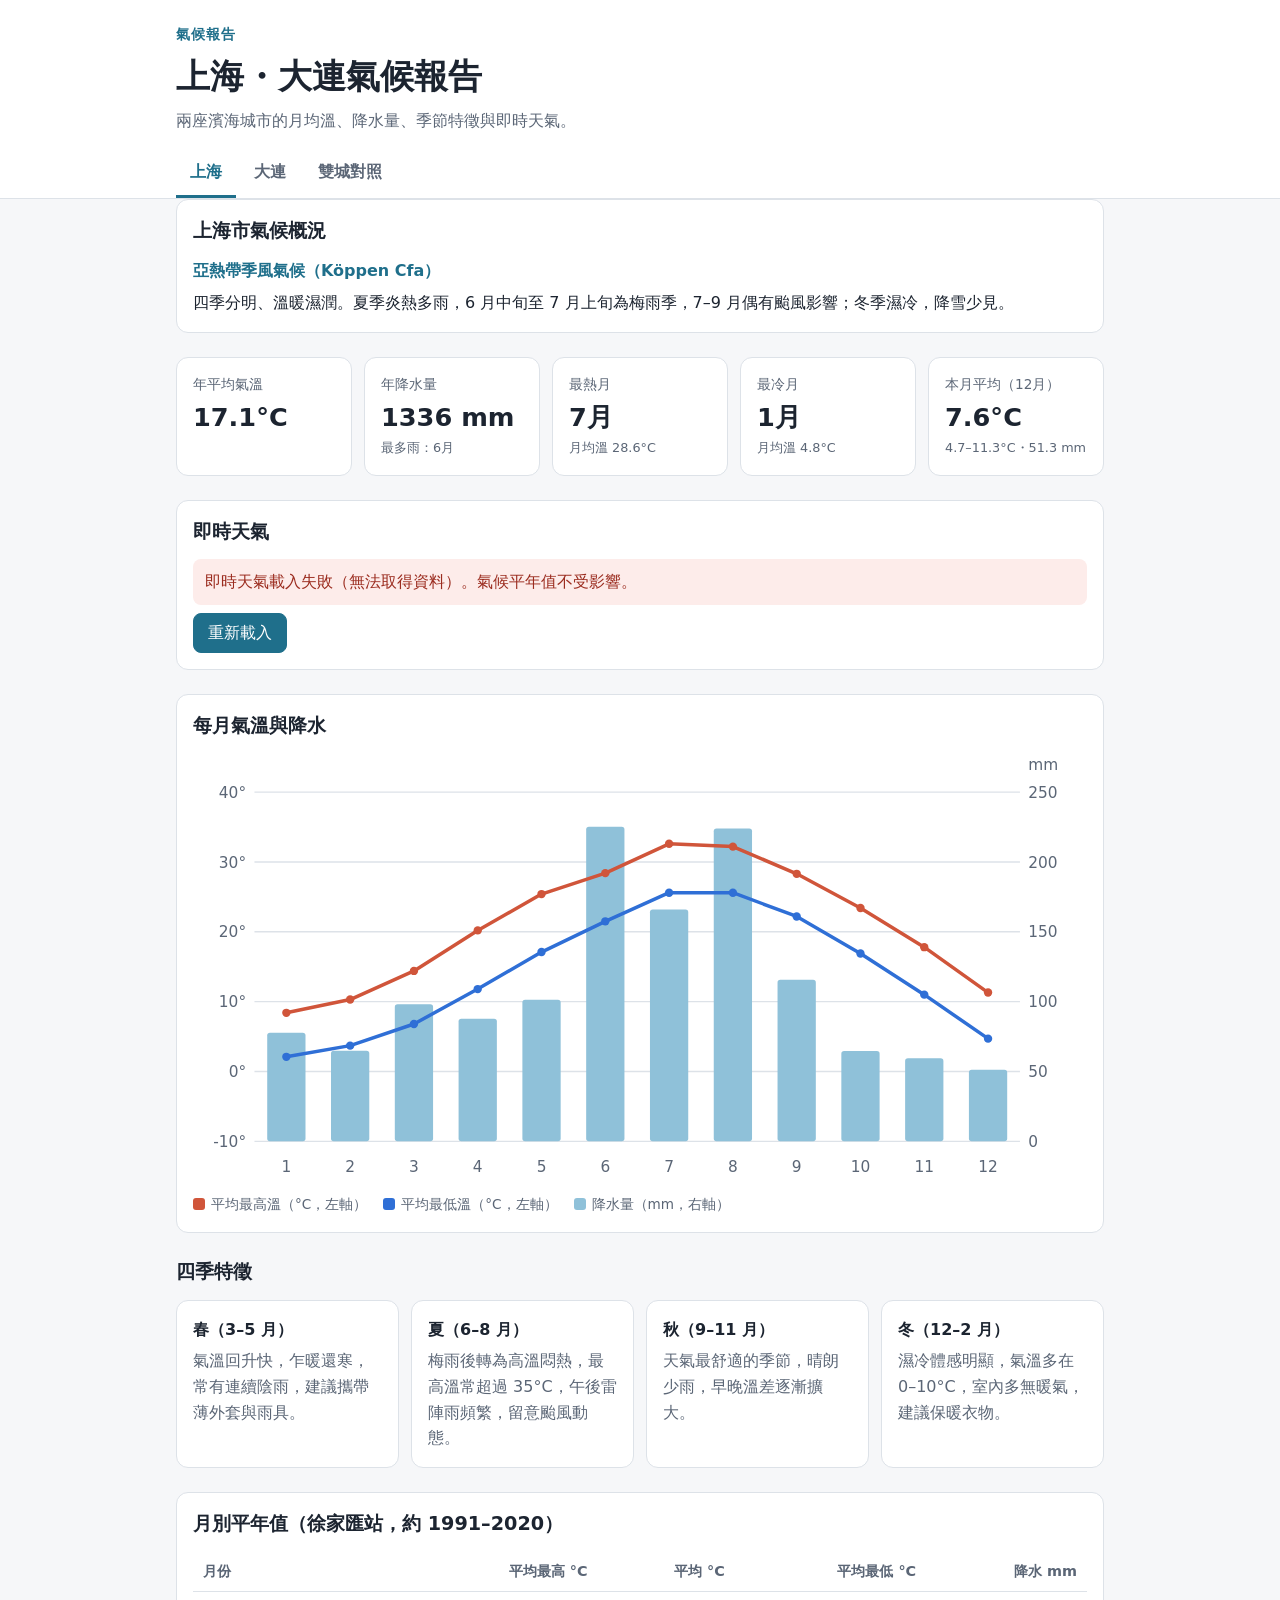
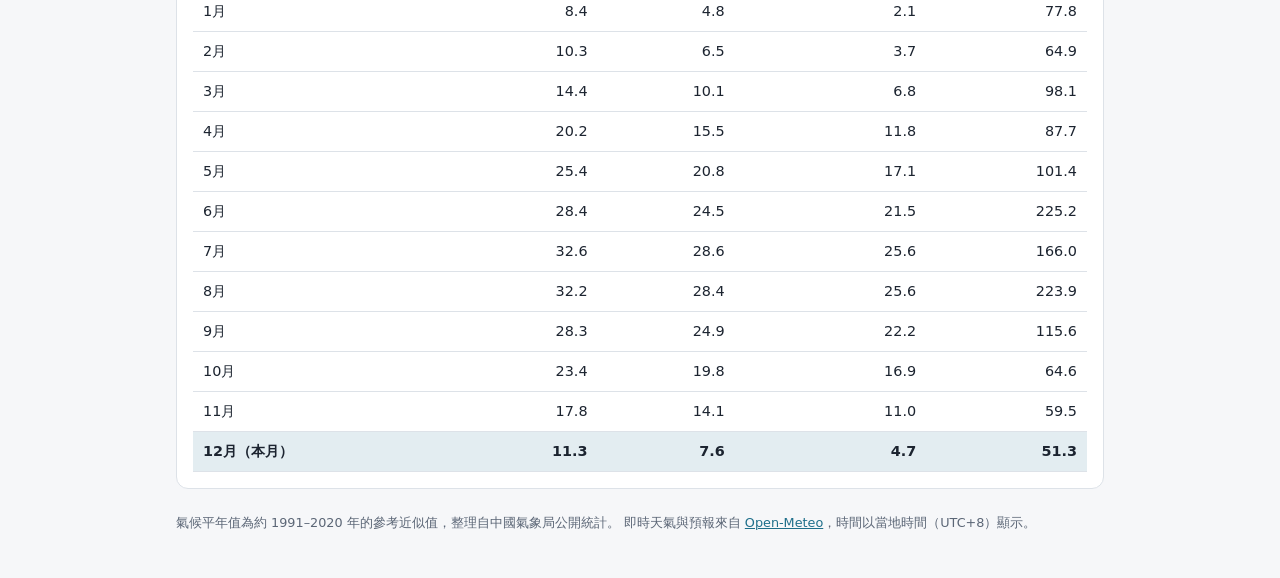
<file: index.html>
<!doctype html>
<html lang="zh-Hant">
<head>
  <meta charset="utf-8">
  <meta name="viewport" content="width=device-width, initial-scale=1">
  <title>滬連氣候報告</title>
  <meta name="description" content="上海與大連的氣候平年值、季節特徵與即時天氣報告。">
  <link rel="stylesheet" href="style.css">
</head>
<body>
  <header class="site-header">
    <div class="wrap">
      <p class="eyebrow">氣候報告</p>
      <h1>上海・大連氣候報告</h1>
      <p class="lede">兩座濱海城市的月均溫、降水量、季節特徵與即時天氣。</p>
      <nav class="tabs" role="tablist" aria-label="選擇城市">
        <button type="button" role="tab" id="tab-shanghai" data-view="shanghai" aria-selected="true">上海</button>
        <button type="button" role="tab" id="tab-dalian" data-view="dalian" aria-selected="false">大連</button>
        <button type="button" role="tab" id="tab-compare" data-view="compare" aria-selected="false">雙城對照</button>
      </nav>
    </div>
  </header>

  <main class="wrap" id="main" role="tabpanel" aria-live="polite"></main>

  <footer class="wrap site-footer">
    <p>氣候平年值為約 1991–2020 年的參考近似值，整理自中國氣象局公開統計。
      即時天氣與預報來自 <a href="https://open-meteo.com/" rel="noopener" target="_blank">Open-Meteo</a>，時間以當地時間（UTC+8）顯示。</p>
  </footer>

  <script src="data.js"></script>
  <script src="app.js"></script>
</body>
</html>
</file>
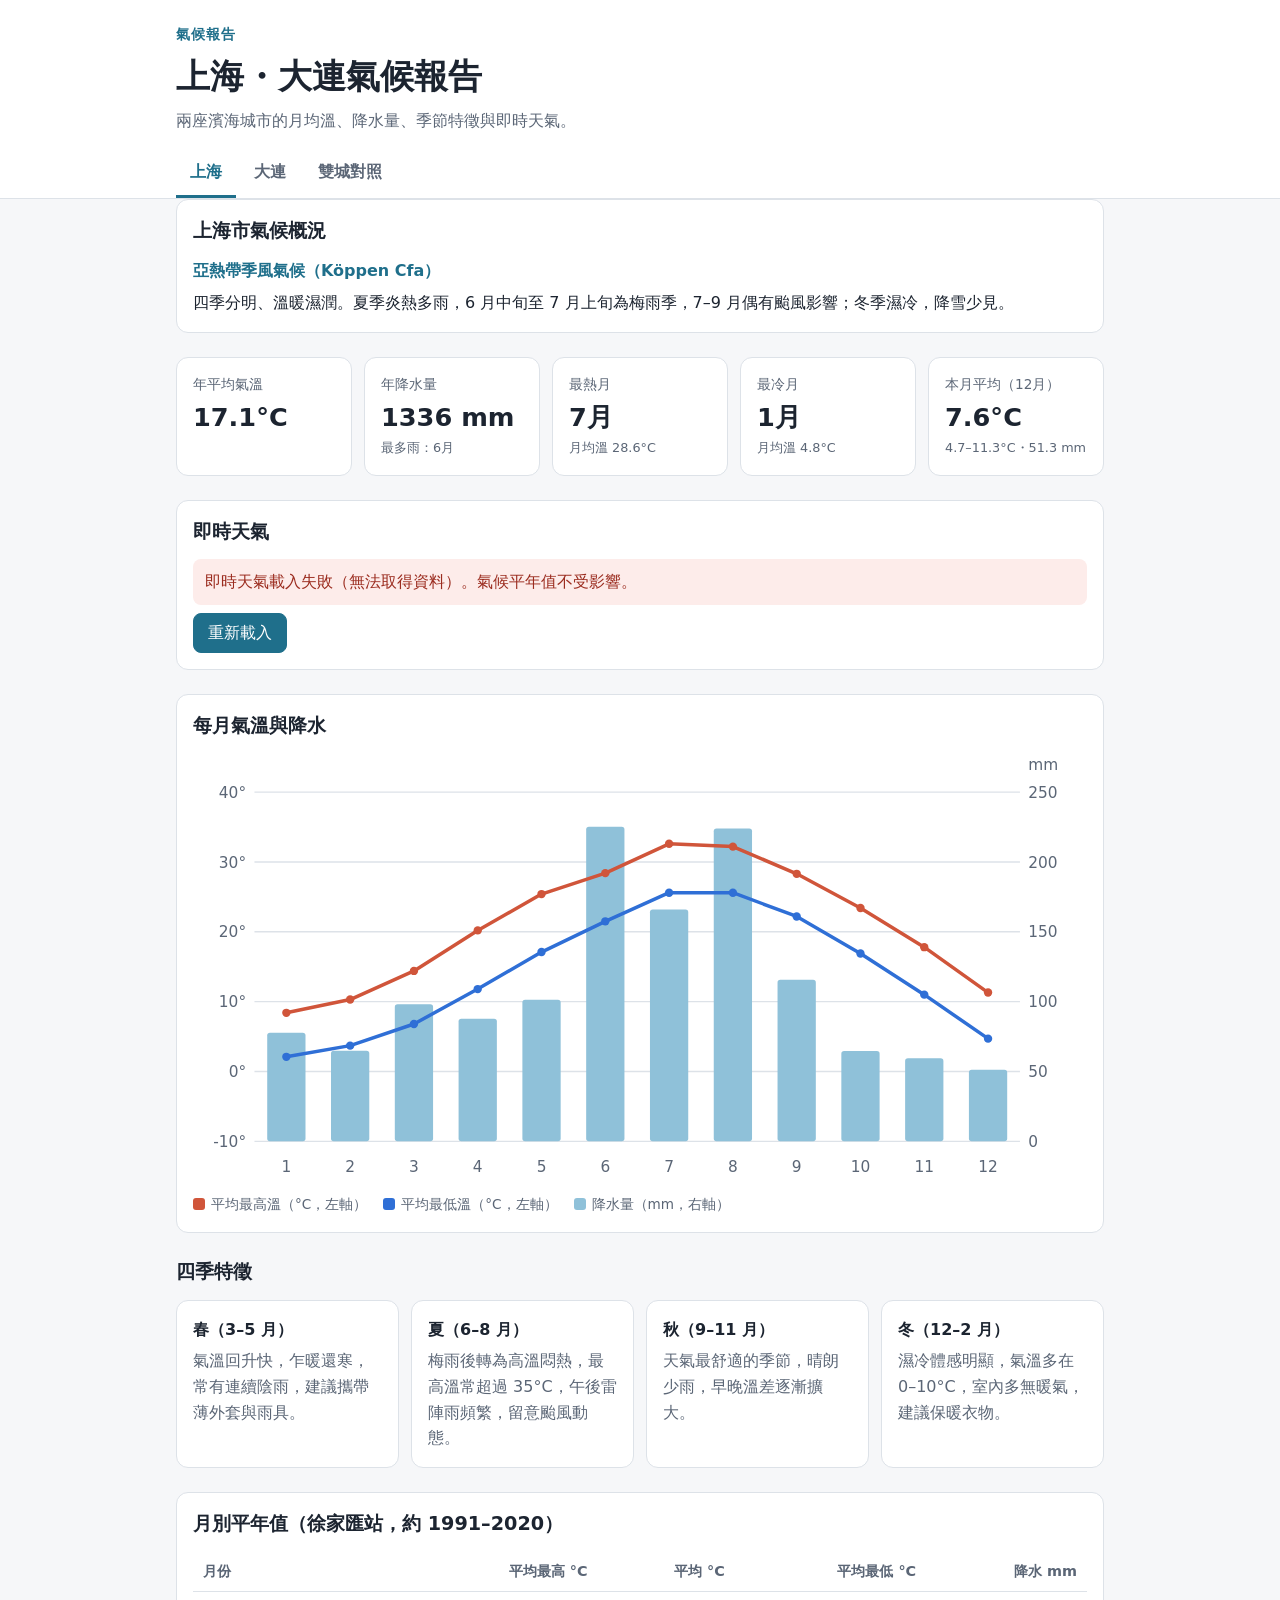
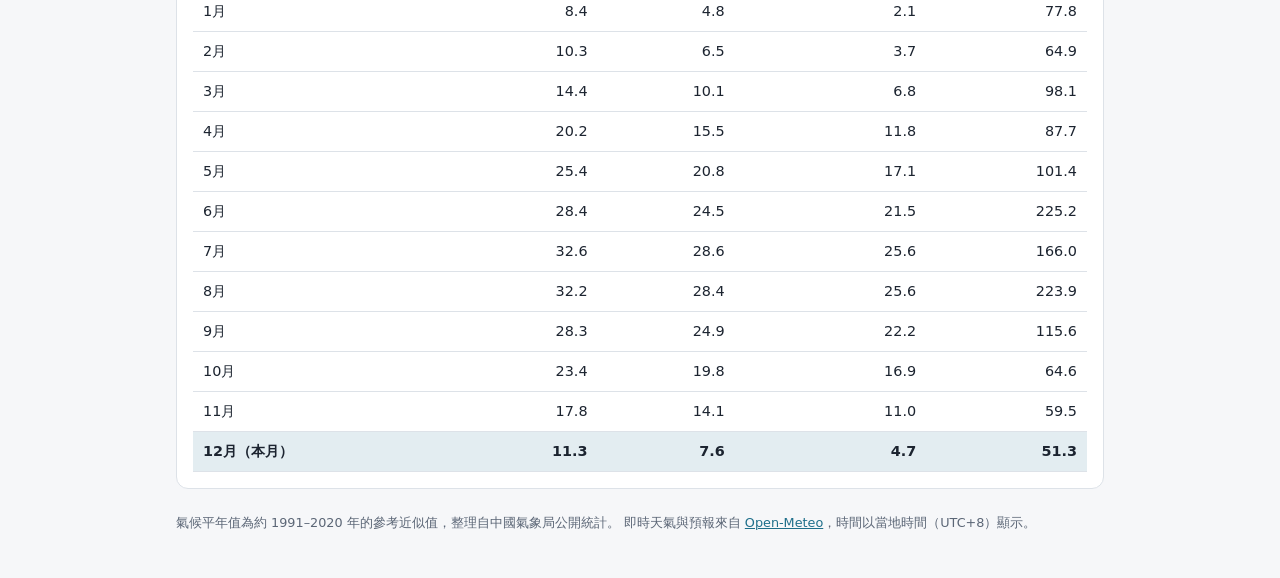
<file: climate/index.html>
<!doctype html>
<html lang="zh-Hant">
<head>
  <meta charset="utf-8">
  <meta name="viewport" content="width=device-width, initial-scale=1">
  <title>滬連氣候報告</title>
  <meta http-equiv="refresh" content="0; url=../">
  <link rel="canonical" href="../">
  <script>location.replace('../' + location.hash);</script>
</head>
<body>
  <p>氣候報告已移至<a href="../">網站首頁</a>。</p>
</body>
</html>
</file>
<file: style.css>
:root {
  --bg: #f6f7f9;
  --surface: #ffffff;
  --text: #1c2430;
  --muted: #5b6676;
  --border: #dde2e8;
  --accent: #1f6f8b;
  --accent-text: #ffffff;
  --warm: #d0553a;
  --cool: #2f6fd6;
  --rain: #8fc1d9;
  --sh: #d0553a;
  --dl: #2f6fd6;
  --error-bg: #fdecea;
  --error-text: #9b2c1f;
  color-scheme: light;
}

@media (prefers-color-scheme: dark) {
  :root {
    --bg: #12161c;
    --surface: #1b2129;
    --text: #e6ebf1;
    --muted: #9ba7b6;
    --border: #2c3542;
    --accent: #5fb3cf;
    --accent-text: #0e1418;
    --warm: #f08a6e;
    --cool: #7aa7f5;
    --rain: #2f6680;
    --sh: #f08a6e;
    --dl: #7aa7f5;
    --error-bg: #3a1f1b;
    --error-text: #f5b4a8;
    color-scheme: dark;
  }
}

* { box-sizing: border-box; }

body {
  margin: 0;
  background: var(--bg);
  color: var(--text);
  font-family: system-ui, -apple-system, "PingFang TC", "Noto Sans TC", "Microsoft JhengHei", sans-serif;
  line-height: 1.6;
}

.wrap { max-width: 960px; margin: 0 auto; padding: 0 16px; }

.site-header { background: var(--surface); border-bottom: 1px solid var(--border); padding: 24px 0 0; }
.eyebrow { margin: 0; color: var(--accent); font-weight: 600; font-size: 0.85rem; letter-spacing: 0.08em; }
h1 { margin: 4px 0 4px; font-size: clamp(1.5rem, 4vw, 2.1rem); }
.lede { margin: 0 0 16px; color: var(--muted); }

.tabs { display: flex; gap: 4px; overflow-x: auto; }
.tabs button {
  flex: 0 0 auto;
  border: 0;
  border-bottom: 3px solid transparent;
  background: none;
  color: var(--muted);
  font: inherit;
  font-weight: 600;
  padding: 10px 14px;
  cursor: pointer;
}
.tabs button[aria-selected="true"] { color: var(--accent); border-bottom-color: var(--accent); }
.tabs button:focus-visible { outline: 2px solid var(--accent); outline-offset: -2px; }

main { padding-top: 20px; padding-bottom: 24px; }

section { margin-bottom: 24px; }
h2 { font-size: 1.2rem; margin: 0 0 12px; }
h3 { font-size: 1rem; margin: 0 0 6px; }

.card { background: var(--surface); border: 1px solid var(--border); border-radius: 12px; padding: 16px; }
.intro .type { margin: 0 0 6px; color: var(--accent); font-weight: 600; }
.intro p { margin: 0; }

.stats { display: grid; grid-template-columns: repeat(auto-fit, minmax(150px, 1fr)); gap: 12px; }
.stat .label { color: var(--muted); font-size: 0.85rem; margin: 0; }
.stat .value { font-size: 1.6rem; font-weight: 700; margin: 2px 0 0; font-variant-numeric: tabular-nums; }
.stat .note { color: var(--muted); font-size: 0.8rem; margin: 0; }

.now { display: flex; flex-wrap: wrap; gap: 8px 24px; align-items: baseline; margin-bottom: 12px; }
.now .big { font-size: 2.4rem; font-weight: 700; font-variant-numeric: tabular-nums; }
.now .meta { color: var(--muted); }
.forecast { display: grid; grid-template-columns: repeat(auto-fill, minmax(110px, 1fr)); gap: 8px; list-style: none; margin: 0; padding: 0; }
.forecast li { border: 1px solid var(--border); border-radius: 8px; padding: 8px; text-align: center; font-size: 0.9rem; }
.forecast .day { font-weight: 600; }
.forecast .range { font-variant-numeric: tabular-nums; }
.forecast .hi { color: var(--warm); }
.forecast .lo { color: var(--cool); }
.status { color: var(--muted); margin: 0; }
.status.error { background: var(--error-bg); color: var(--error-text); padding: 10px 12px; border-radius: 8px; }
.retry { margin-top: 8px; border: 1px solid var(--accent); background: var(--accent); color: var(--accent-text); border-radius: 8px; padding: 6px 14px; font: inherit; cursor: pointer; }

.chart svg { width: 100%; height: auto; display: block; }
.chart .grid { stroke: var(--border); stroke-width: 1; }
.chart .axis-label { fill: var(--muted); font-size: 11px; }
.chart .bar { fill: var(--rain); }
.chart .line-hi { stroke: var(--warm); }
.chart .line-lo { stroke: var(--cool); }
.chart .line-sh { stroke: var(--sh); }
.chart .line-dl { stroke: var(--dl); }
.chart .line { fill: none; stroke-width: 2.5; stroke-linejoin: round; stroke-linecap: round; }
.chart .dot-hi { fill: var(--warm); }
.chart .dot-lo { fill: var(--cool); }
.chart .dot-sh { fill: var(--sh); }
.chart .dot-dl { fill: var(--dl); }
.legend { display: flex; flex-wrap: wrap; gap: 6px 16px; list-style: none; margin: 8px 0 0; padding: 0; font-size: 0.85rem; color: var(--muted); }
.legend span { display: inline-block; width: 12px; height: 12px; border-radius: 3px; margin-right: 6px; vertical-align: -1px; }

.seasons { display: grid; grid-template-columns: repeat(auto-fit, minmax(200px, 1fr)); gap: 12px; }
.seasons p { margin: 0; color: var(--muted); }

.table-wrap { overflow-x: auto; }
table { width: 100%; border-collapse: collapse; font-variant-numeric: tabular-nums; font-size: 0.9rem; }
th, td { padding: 8px 10px; text-align: right; border-bottom: 1px solid var(--border); white-space: nowrap; }
th:first-child, td:first-child { text-align: left; }
thead th { color: var(--muted); font-weight: 600; }
tr.current td { background: color-mix(in srgb, var(--accent) 12%, transparent); font-weight: 600; }

.compare-points { margin: 0; padding-left: 1.2em; }
.compare-points li { margin-bottom: 6px; }

.site-footer { color: var(--muted); font-size: 0.8rem; padding-bottom: 32px; }
.site-footer a { color: var(--accent); }

@media (max-width: 600px) {
  .chart .axis-label { font-size: 18px; }
  .forecast { grid-template-columns: repeat(auto-fill, minmax(96px, 1fr)); }
}
</file>
